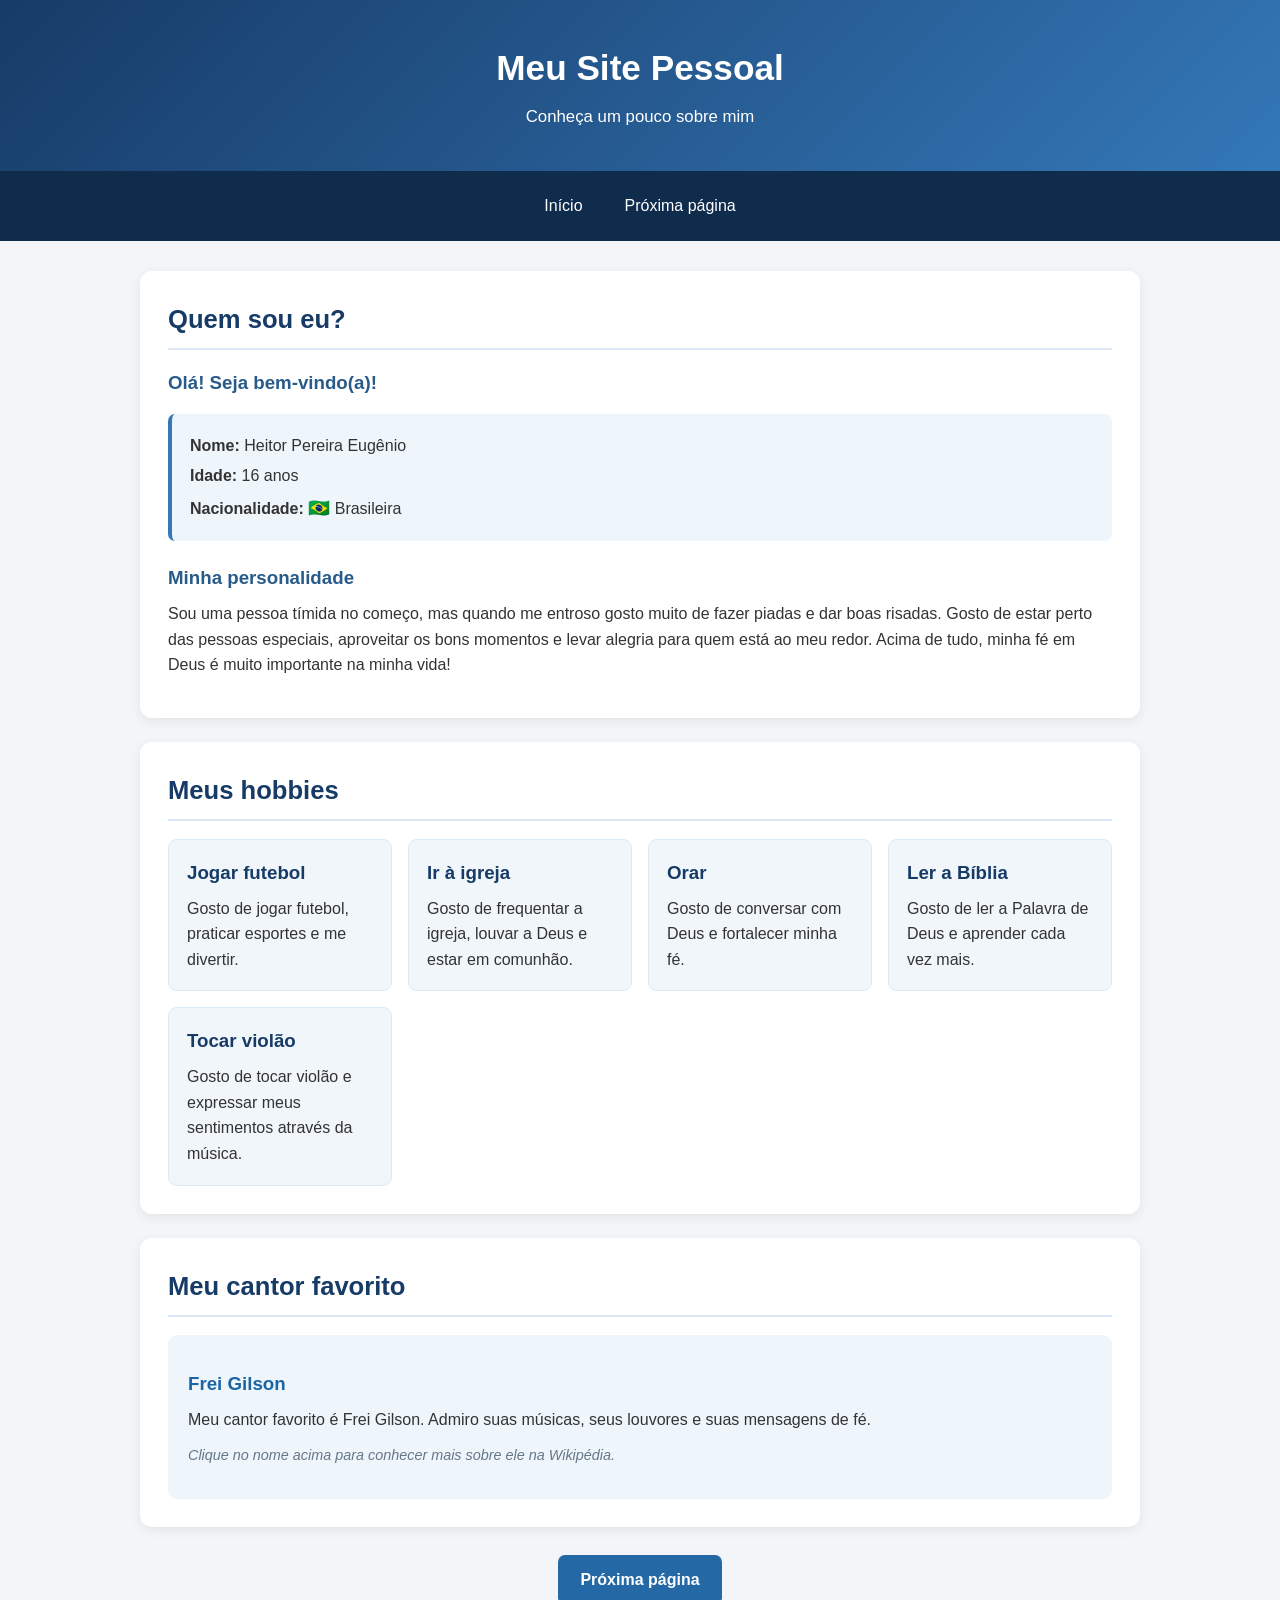
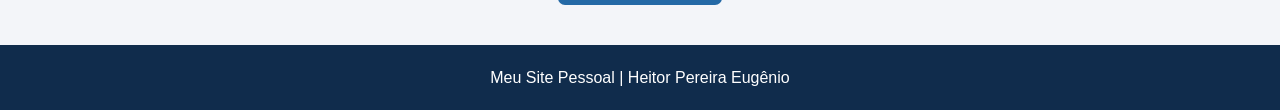
<file: index.html>
<!DOCTYPE html>
<html lang="pt-br">

<head>
    <meta charset="UTF-8">
    <meta name="viewport" content="width=device-width, initial-scale=1.0">

    <title>Meu Site Pessoal</title>

    <link rel="stylesheet" href="style.css">
</head>

<body>

    <header>
        <h1>Meu Site Pessoal</h1>
        <p>Conheça um pouco sobre mim</p>
    </header>

    <nav>
        <a href="index.html">Início</a>
        <a href="pagina2.html">Próxima página</a>
    </nav>

    <main>

        <!-- QUEM SOU EU -->

        <section>
            <h2>Quem sou eu?</h2>

            <h3>Olá! Seja bem-vindo(a)!</h3>

            <div class="informacoes">

                <p>
                    <strong>Nome:</strong>
                    Heitor Pereira Eugênio
                </p>

                <p>
                    <strong>Idade:</strong>
                    16 anos
                </p>

                <p>
                    <strong>Nacionalidade:</strong>
                    <span class="bandeira">🇧🇷</span> Brasileira
                </p>

            </div>

            <h3>Minha personalidade</h3>

            <p>
                Sou uma pessoa tímida no começo, mas quando
                me entroso gosto muito de fazer piadas e
                dar boas risadas.

                Gosto de estar perto das pessoas especiais,
                aproveitar os bons momentos e levar alegria
                para quem está ao meu redor.

                Acima de tudo, minha fé em Deus é muito
                importante na minha vida!
            </p>

        </section>


        <!-- MEUS HOBBIES -->

        <section>

            <h2>Meus hobbies</h2>

            <div class="hobbies">

                <div class="hobby">
                    <h3>Jogar futebol</h3>
                    <p>
                        Gosto de jogar futebol,
                        praticar esportes e me divertir.
                    </p>
                </div>

                <div class="hobby">
                    <h3>Ir à igreja</h3>
                    <p>
                        Gosto de frequentar a igreja,
                        louvar a Deus e estar em comunhão.
                    </p>
                </div>

                <div class="hobby">
                    <h3>Orar</h3>
                    <p>
                        Gosto de conversar com Deus
                        e fortalecer minha fé.
                    </p>
                </div>

                <div class="hobby">
                    <h3>Ler a Bíblia</h3>
                    <p>
                        Gosto de ler a Palavra de Deus
                        e aprender cada vez mais.
                    </p>
                </div>

                <div class="hobby">
                    <h3>Tocar violão</h3>
                    <p>
                        Gosto de tocar violão
                        e expressar meus sentimentos
                        através da música.
                    </p>
                </div>

            </div>

        </section>


        <!-- CANTOR FAVORITO -->

        <section>

            <h2>Meu cantor favorito</h2>

            <div class="cantor">

                <h3>
                    <a
                        href="https://pt.wikipedia.org/wiki/Frei_Gilson"
                        target="_blank"
                        rel="noopener noreferrer">
                        Frei Gilson
                    </a>
                </h3>

                <p>
                    Meu cantor favorito é Frei Gilson.
                    Admiro suas músicas, seus louvores
                    e suas mensagens de fé.
                </p>

                <p class="instrucao">
                    Clique no nome acima para conhecer
                    mais sobre ele na Wikipédia.
                </p>

            </div>

        </section>


        <!-- PRÓXIMA PÁGINA -->

        <div class="navegacao">

            <a href="pagina2.html" class="botao">
                Próxima página
            </a>

        </div>

    </main>

    <footer>
        <p>Meu Site Pessoal | Heitor Pereira Eugênio</p>
    </footer>

</body>

</html>
</file>
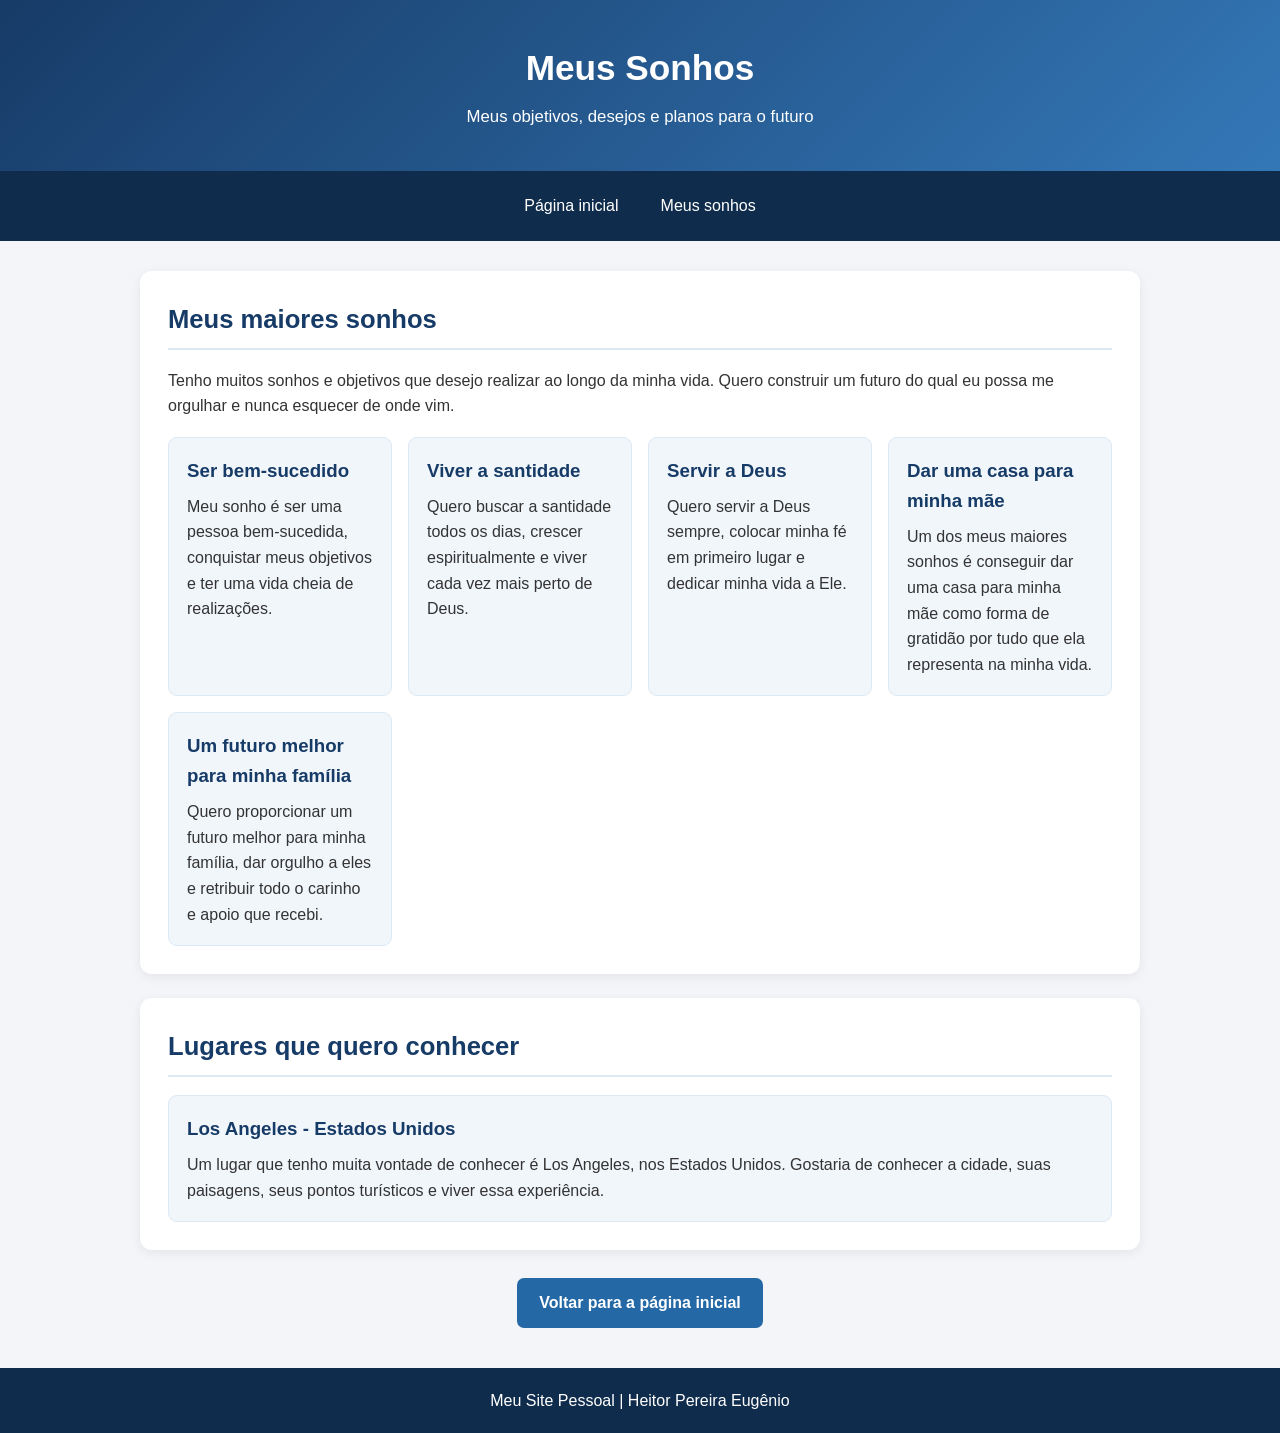
<file: página2.html>
<!DOCTYPE html>
<html lang="pt-br">

<head>
    <meta charset="UTF-8">
    <meta name="viewport" content="width=device-width, initial-scale=1.0">

    <title>Meus Sonhos</title>

    <link rel="stylesheet" href="style.css">
</head>

<body>

    <header>
        <h1>Meus Sonhos</h1>
        <p>Meus objetivos, desejos e planos para o futuro</p>
    </header>

    <nav>
        <a href="index.html">Página inicial</a>
        <a href="pagina2.html">Meus sonhos</a>
    </nav>

    <main>

        <!-- MEUS SONHOS -->

        <section>

            <h2>Meus maiores sonhos</h2>

            <p>
                Tenho muitos sonhos e objetivos que desejo
                realizar ao longo da minha vida.
                Quero construir um futuro do qual eu possa
                me orgulhar e nunca esquecer de onde vim.
            </p>

            <div class="sonhos">

                <div class="sonho">
                    <h3>Ser bem-sucedido</h3>

                    <p>
                        Meu sonho é ser uma pessoa bem-sucedida,
                        conquistar meus objetivos e ter uma
                        vida cheia de realizações.
                    </p>
                </div>

                <div class="sonho">
                    <h3>Viver a santidade</h3>

                    <p>
                        Quero buscar a santidade todos os dias,
                        crescer espiritualmente e viver cada
                        vez mais perto de Deus.
                    </p>
                </div>

                <div class="sonho">
                    <h3>Servir a Deus</h3>

                    <p>
                        Quero servir a Deus sempre,
                        colocar minha fé em primeiro lugar
                        e dedicar minha vida a Ele.
                    </p>
                </div>

                <div class="sonho">
                    <h3>Dar uma casa para minha mãe</h3>

                    <p>
                        Um dos meus maiores sonhos é conseguir
                        dar uma casa para minha mãe como forma
                        de gratidão por tudo que ela representa
                        na minha vida.
                    </p>
                </div>

                <div class="sonho">
                    <h3>Um futuro melhor para minha família</h3>

                    <p>
                        Quero proporcionar um futuro melhor
                        para minha família, dar orgulho a eles
                        e retribuir todo o carinho e apoio
                        que recebi.
                    </p>
                </div>

            </div>

        </section>


        <!-- LUGARES QUE QUERO CONHECER -->

        <section>

            <h2>Lugares que quero conhecer</h2>

            <div class="lugares">

                <div class="lugar">

                    <h3>Los Angeles - Estados Unidos</h3>

                    <p>
                        Um lugar que tenho muita vontade
                        de conhecer é Los Angeles, nos
                        Estados Unidos.

                        Gostaria de conhecer a cidade,
                        suas paisagens, seus pontos turísticos
                        e viver essa experiência.
                    </p>

                </div>

            </div>

        </section>


        <!-- VOLTAR PARA A PRIMEIRA PÁGINA -->

        <div class="navegacao">

            <a href="index.html" class="botao">
                Voltar para a página inicial
            </a>

        </div>

    </main>

    <footer>
        <p>Meu Site Pessoal | Heitor Pereira Eugênio</p>
    </footer>

</body>

</html>
</file>
<file: style.css>
/* Estilo do Meu Site Pessoal */

* {
    margin: 0;
    padding: 0;
    box-sizing: border-box;
}

body {
    font-family: Arial, Helvetica, sans-serif;
    background: #f3f5f9;
    color: #333;
    line-height: 1.6;
}

header {
    background: linear-gradient(135deg, #173b67, #3478b8);
    color: white;
    text-align: center;
    padding: 40px 20px;
}

header h1 {
    font-size: 2.2rem;
    margin-bottom: 8px;
}

header p {
    font-size: 1.05rem;
}

nav {
    background: #102c4c;
    display: flex;
    justify-content: center;
    flex-wrap: wrap;
    gap: 10px;
    padding: 14px;
}

nav a {
    color: white;
    text-decoration: none;
    padding: 8px 16px;
    border-radius: 6px;
    transition: background 0.2s;
}

nav a:hover {
    background: #3478b8;
}

main {
    width: min(100% - 32px, 1000px);
    margin: 30px auto;
}

section {
    background: white;
    padding: 28px;
    margin-bottom: 24px;
    border-radius: 12px;
    box-shadow: 0 3px 12px rgba(0, 0, 0, 0.07);
}

section h2 {
    color: #173b67;
    font-size: 1.6rem;
    margin-bottom: 18px;
    border-bottom: 2px solid #dce8f4;
    padding-bottom: 8px;
}

section h3 {
    color: #285b89;
    margin: 14px 0 8px;
}

section p {
    margin-bottom: 12px;
}

.informacoes {
    background: #eef5fb;
    border-left: 4px solid #3478b8;
    padding: 14px 18px;
    border-radius: 7px;
    margin: 16px 0 22px;
}

.informacoes p {
    margin: 5px 0;
}

.bandeira {
    font-size: 1.1em;
}

.hobbies,
.sonhos,
.lugares {
    display: grid;
    grid-template-columns: repeat(auto-fit, minmax(210px, 1fr));
    gap: 16px;
    margin-top: 18px;
}

.hobby,
.sonho,
.lugar {
    background: #f1f6fb;
    border: 1px solid #dce8f4;
    border-radius: 9px;
    padding: 18px;
}

.hobby h3,
.sonho h3,
.lugar h3 {
    margin-top: 0;
    color: #173b67;
}

.hobby p,
.sonho p,
.lugar p {
    margin-bottom: 0;
}

.cantor {
    background: #eef5fb;
    border-radius: 9px;
    padding: 20px;
}

.cantor a {
    color: #1c65a5;
    text-decoration: none;
}

.cantor a:hover {
    text-decoration: underline;
}

.instrucao {
    color: #667788;
    font-size: 0.9rem;
    font-style: italic;
}

.navegacao {
    display: flex;
    justify-content: center;
    margin: 28px 0;
}

.botao {
    display: inline-block;
    background: #2469a6;
    color: white;
    text-decoration: none;
    padding: 12px 22px;
    border-radius: 7px;
    font-weight: bold;
    transition: background 0.2s, transform 0.2s;
}

.botao:hover {
    background: #173b67;
    transform: translateY(-2px);
}

footer {
    background: #102c4c;
    color: white;
    text-align: center;
    padding: 20px;
    margin-top: 40px;
}

footer p {
    margin: 0;
}

@media (max-width: 600px) {
    header {
        padding: 30px 16px;
    }

    header h1 {
        font-size: 1.8rem;
    }

    section {
        padding: 20px;
    }

    nav {
        gap: 4px;
    }

    nav a {
        padding: 8px 10px;
    }
}
</file>
